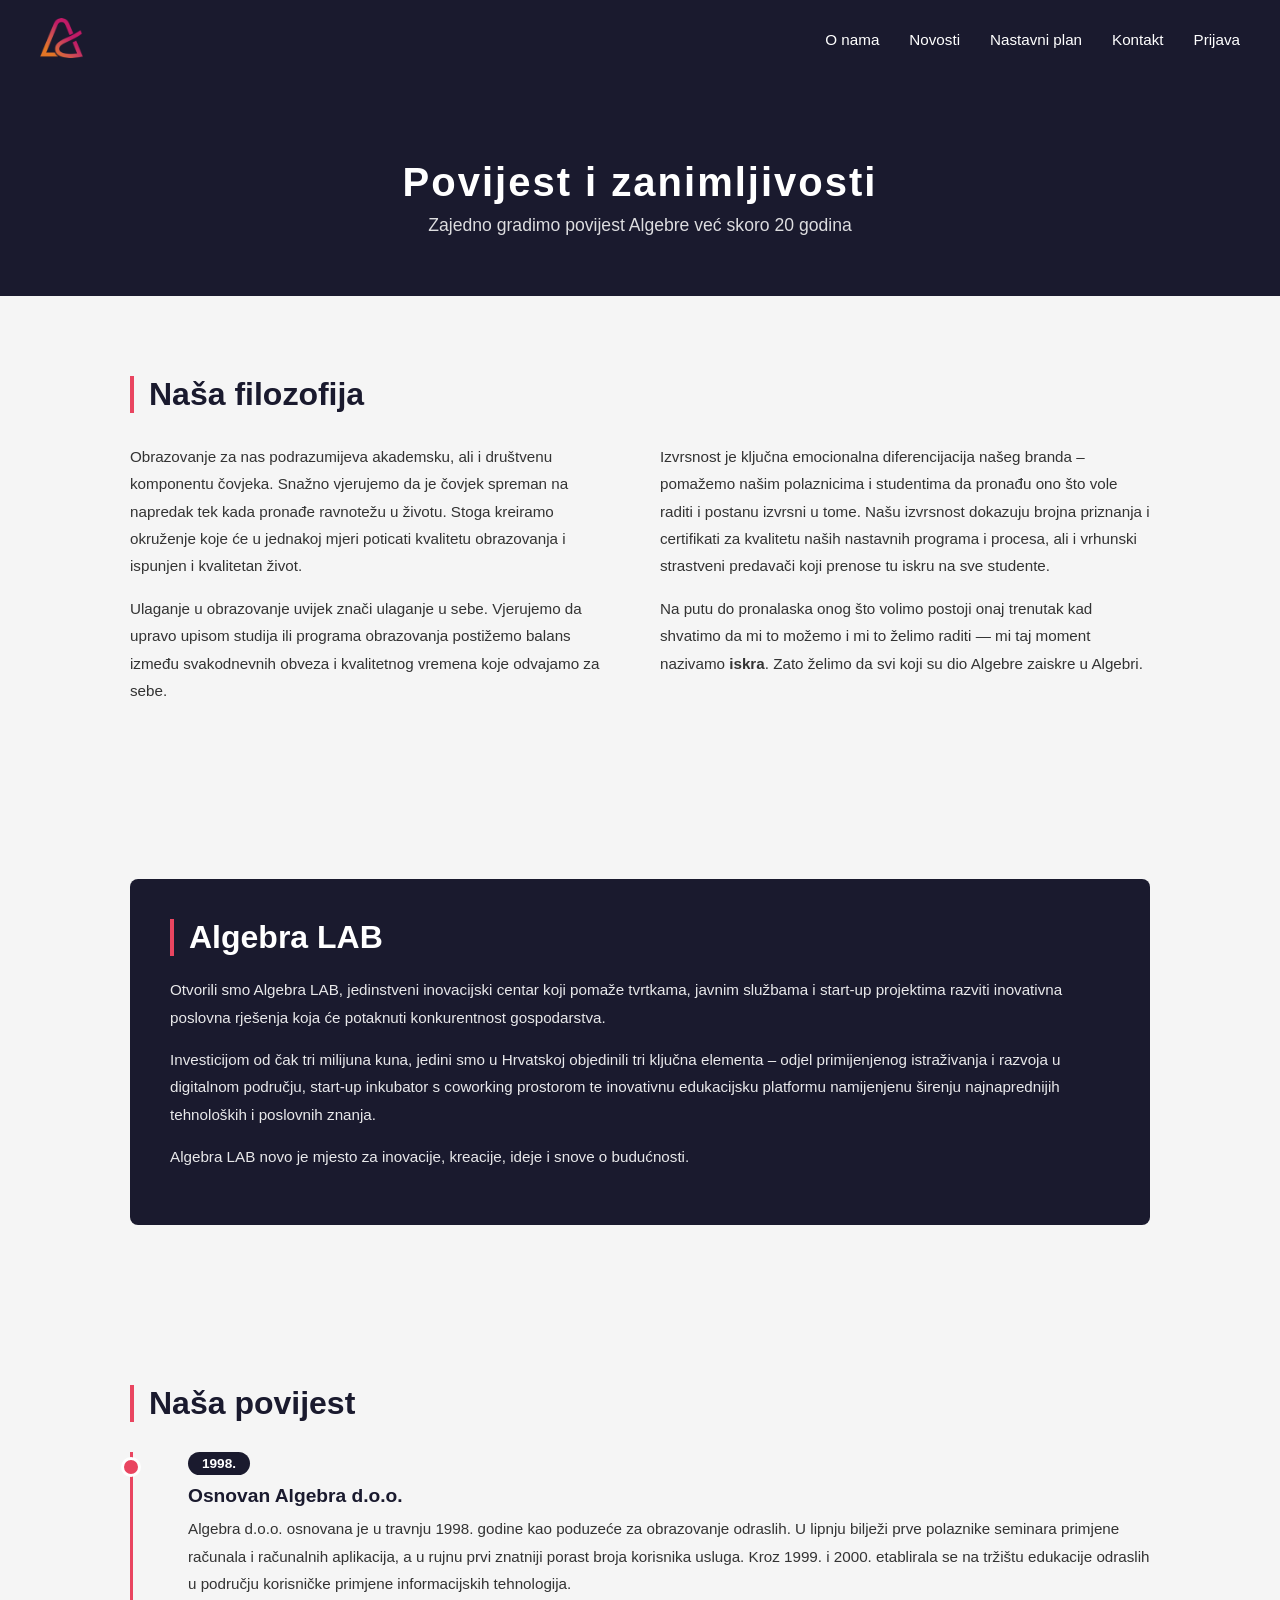
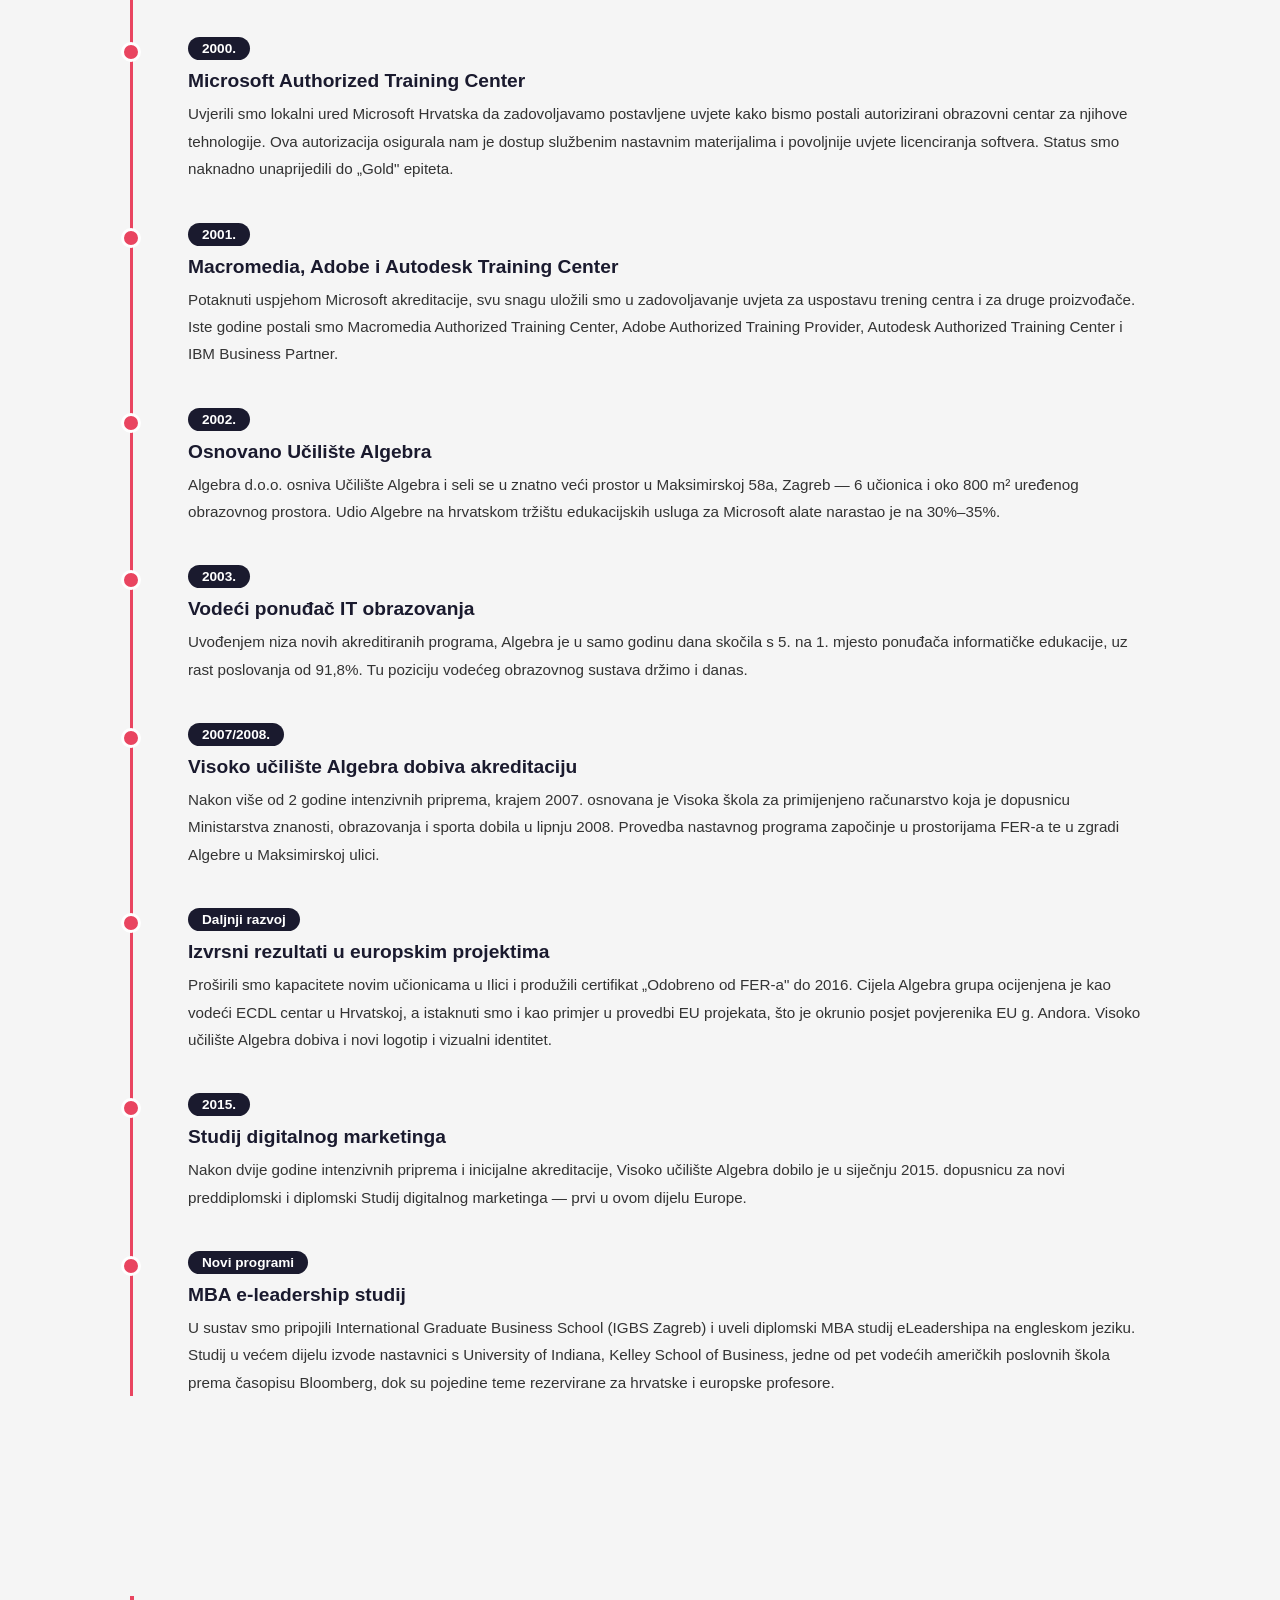
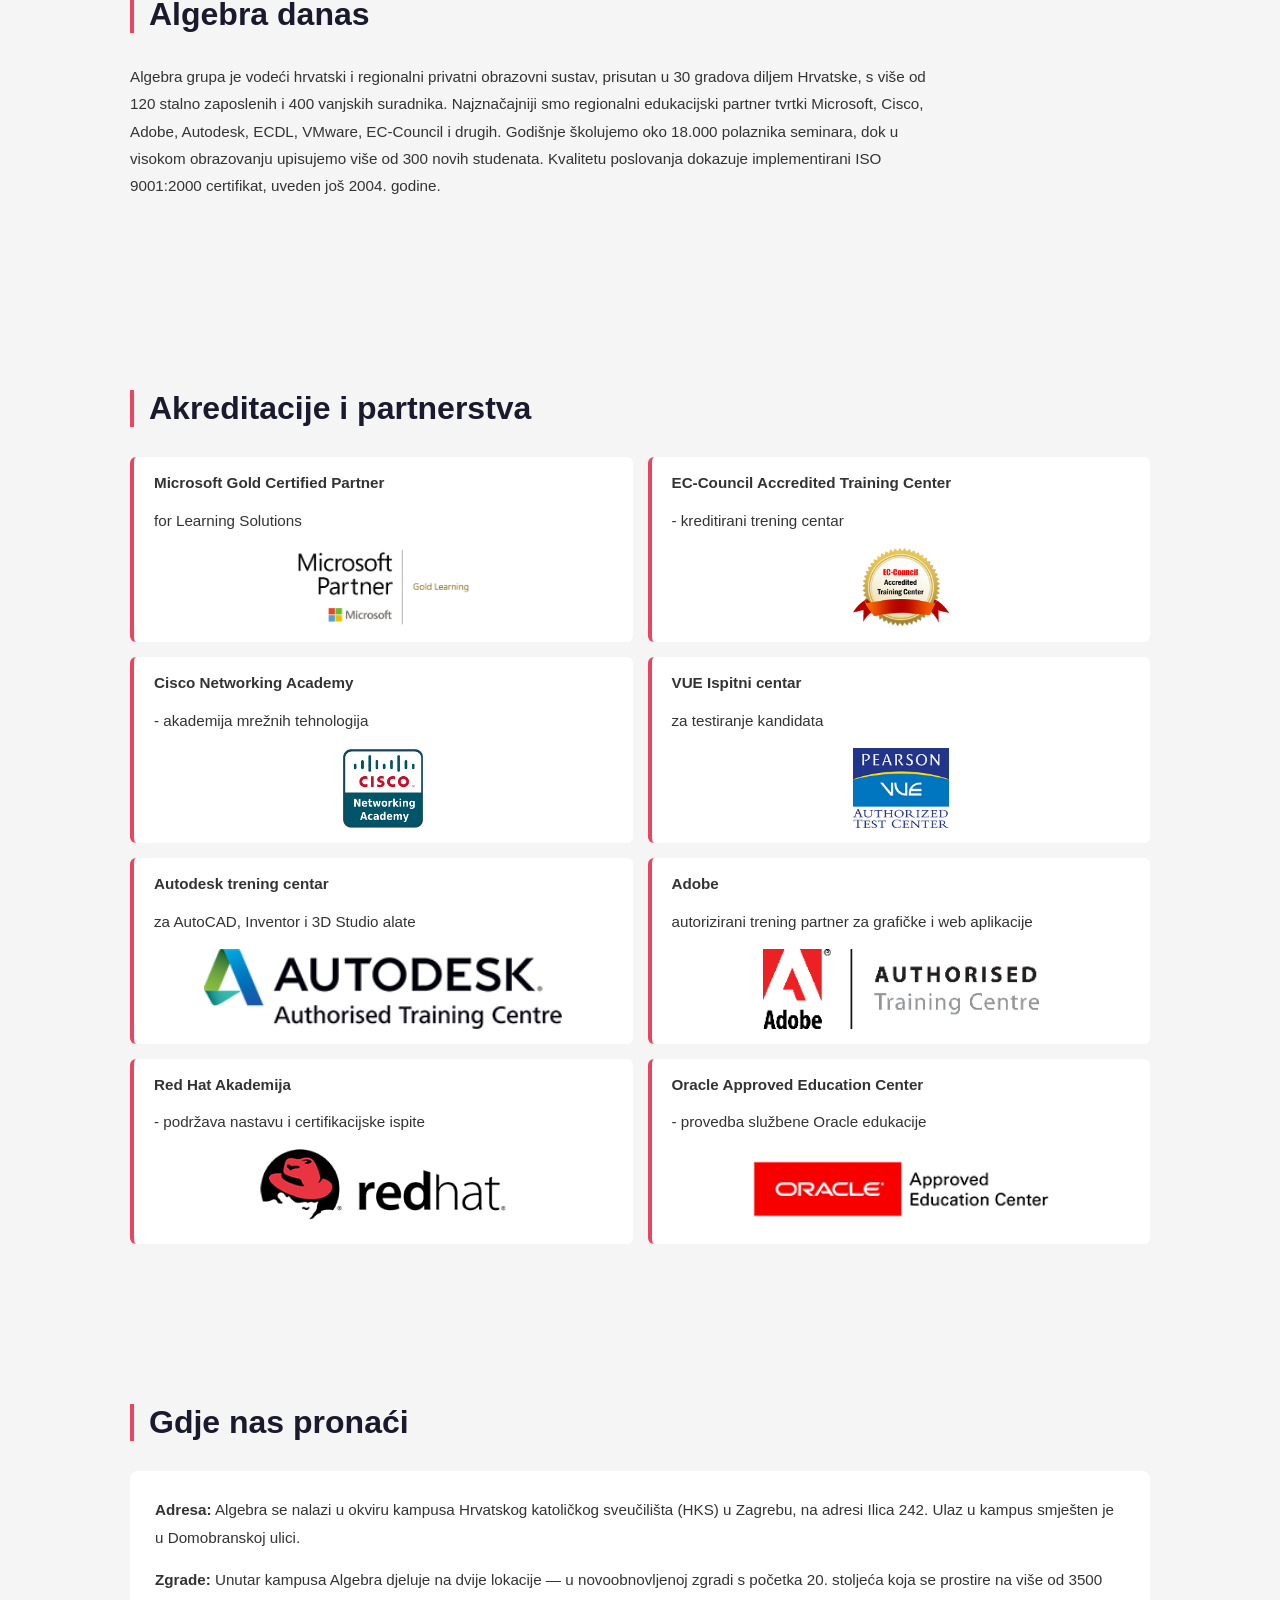
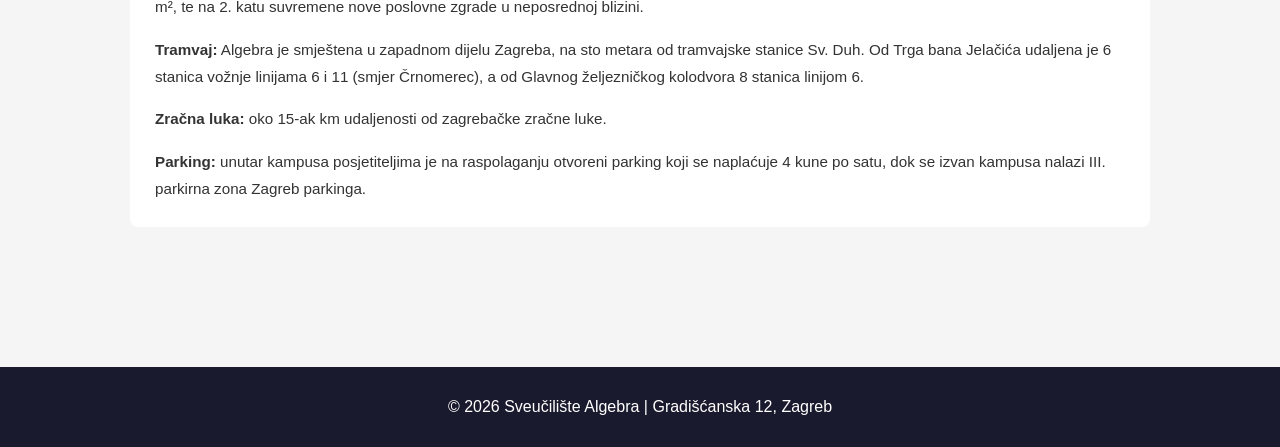
<file: zanimljivosti.html>
<!DOCTYPE html>
<html lang="hr">
<head>
  <meta charset="UTF-8">
  <meta name="viewport" content="width=device-width, initial-scale=1.0">
  <title>Zanimljivosti - Sveučilište Algebra</title>

  <link rel="stylesheet" href="css/reset.css">
  <link rel="stylesheet" href="css/navbar.css">
  <link rel="stylesheet" href="css/zanimljivosti.css">

  <link rel="stylesheet" href="https://unpkg.com/aos@2.3.1/dist/aos.css">
</head>
<body>

<nav id="navbar">
<a href="index.html"><img src="media/Algebra-logo.png" alt="Algebra logo" class="nav-logo" draggable="false"></a>
<ul class="nav-links">
    <li><a href="index.html#onama">O nama</a></li>
    <li><a href="index.html#novosti">Novosti</a></li>
    <li><a href="index.html#nastavni-plan">Nastavni plan</a></li>
    <li><a href="index.html#kontakt">Kontakt</a></li>
    <li><a href="#" id="btn-prijava">Prijava</a></li>
</ul>
<div class="hamburger" id="hamburger">
    <span></span>
    <span></span>
    <span></span>
</div>
</nav>

<header class="page-banner">
    <h1>Povijest i zanimljivosti</h1>
    <p>Zajedno gradimo povijest Algebre već skoro 20 godina</p>
  </header>

  <main>

    <!-- FILOZOFIJA -->
    <section class="filozofija-sekcija" data-aos="fade-up">
      <h2>Naša filozofija</h2>
      <div class="filozofija-grid">
        <div class="filozofija-blok">
          <p>Obrazovanje za nas podrazumijeva akademsku, ali i društvenu komponentu čovjeka. Snažno vjerujemo da je čovjek spreman na napredak tek kada pronađe ravnotežu u životu. Stoga kreiramo okruženje koje će u jednakoj mjeri poticati kvalitetu obrazovanja i ispunjen i kvalitetan život.</p>
          <p>Ulaganje u obrazovanje uvijek znači ulaganje u sebe. Vjerujemo da upravo upisom studija ili programa obrazovanja postižemo balans između svakodnevnih obveza i kvalitetnog vremena koje odvajamo za sebe.</p>
        </div>
        <div class="filozofija-blok">
          <p>Izvrsnost je ključna emocionalna diferencijacija našeg branda – pomažemo našim polaznicima i studentima da pronađu ono što vole raditi i postanu izvrsni u tome. Našu izvrsnost dokazuju brojna priznanja i certifikati za kvalitetu naših nastavnih programa i procesa, ali i vrhunski strastveni predavači koji prenose tu iskru na sve studente.</p>
          <p>Na putu do pronalaska onog što volimo postoji onaj trenutak kad shvatimo da mi to možemo i mi to želimo raditi — mi taj moment nazivamo <strong>iskra</strong>. Zato želimo da svi koji su dio Algebre zaiskre u Algebri.</p>
        </div>
      </div>
    </section>

    <!-- ALGEBRA LAB -->
    <section class="lab-sekcija" data-aos="fade-up">
      <div class="lab-kartica">
        <h2>Algebra LAB</h2>
        <p>Otvorili smo Algebra LAB, jedinstveni inovacijski centar koji pomaže tvrtkama, javnim službama i start-up projektima razviti inovativna poslovna rješenja koja će potaknuti konkurentnost gospodarstva.</p>
        <p>Investicijom od čak tri milijuna kuna, jedini smo u Hrvatskoj objedinili tri ključna elementa – odjel primijenjenog istraživanja i razvoja u digitalnom području, start-up inkubator s coworking prostorom te inovativnu edukacijsku platformu namijenjenu širenju najnaprednijih tehnoloških i poslovnih znanja.</p>
        <p>Algebra LAB novo je mjesto za inovacije, kreacije, ideje i snove o budućnosti.</p>
      </div>
    </section>

    <!-- TIMELINE -->
    <section class="timeline-sekcija" data-aos="fade-up">
      <h2>Naša povijest</h2>

      <div class="timeline">

        <div class="timeline-item" data-aos="fade-right">
          <div class="timeline-godina">1998.</div>
          <div class="timeline-sadrzaj">
            <h3>Osnovan Algebra d.o.o.</h3>
            <p>Algebra d.o.o. osnovana je u travnju 1998. godine kao poduzeće za obrazovanje odraslih. U lipnju bilježi prve polaznike seminara primjene računala i računalnih aplikacija, a u rujnu prvi znatniji porast broja korisnika usluga. Kroz 1999. i 2000. etablirala se na tržištu edukacije odraslih u području korisničke primjene informacijskih tehnologija.</p>
          </div>
        </div>

        <div class="timeline-item" data-aos="fade-left">
          <div class="timeline-godina">2000.</div>
          <div class="timeline-sadrzaj">
            <h3>Microsoft Authorized Training Center</h3>
            <p>Uvjerili smo lokalni ured Microsoft Hrvatska da zadovoljavamo postavljene uvjete kako bismo postali autorizirani obrazovni centar za njihove tehnologije. Ova autorizacija osigurala nam je dostup službenim nastavnim materijalima i povoljnije uvjete licenciranja softvera. Status smo naknadno unaprijedili do „Gold" epiteta.</p>
          </div>
        </div>

        <div class="timeline-item" data-aos="fade-right">
          <div class="timeline-godina">2001.</div>
          <div class="timeline-sadrzaj">
            <h3>Macromedia, Adobe i Autodesk Training Center</h3>
            <p>Potaknuti uspjehom Microsoft akreditacije, svu snagu uložili smo u zadovoljavanje uvjeta za uspostavu trening centra i za druge proizvođače. Iste godine postali smo Macromedia Authorized Training Center, Adobe Authorized Training Provider, Autodesk Authorized Training Center i IBM Business Partner.</p>
          </div>
        </div>

        <div class="timeline-item" data-aos="fade-left">
          <div class="timeline-godina">2002.</div>
          <div class="timeline-sadrzaj">
            <h3>Osnovano Učilište Algebra</h3>
            <p>Algebra d.o.o. osniva Učilište Algebra i seli se u znatno veći prostor u Maksimirskoj 58a, Zagreb — 6 učionica i oko 800 m² uređenog obrazovnog prostora. Udio Algebre na hrvatskom tržištu edukacijskih usluga za Microsoft alate narastao je na 30%–35%.</p>
          </div>
        </div>

        <div class="timeline-item" data-aos="fade-right">
          <div class="timeline-godina">2003.</div>
          <div class="timeline-sadrzaj">
            <h3>Vodeći ponuđač IT obrazovanja</h3>
            <p>Uvođenjem niza novih akreditiranih programa, Algebra je u samo godinu dana skočila s 5. na 1. mjesto ponuđača informatičke edukacije, uz rast poslovanja od 91,8%. Tu poziciju vodećeg obrazovnog sustava držimo i danas.</p>
          </div>
        </div>

        <div class="timeline-item" data-aos="fade-left">
          <div class="timeline-godina">2007/2008.</div>
          <div class="timeline-sadrzaj">
            <h3>Visoko učilište Algebra dobiva akreditaciju</h3>
            <p>Nakon više od 2 godine intenzivnih priprema, krajem 2007. osnovana je Visoka škola za primijenjeno računarstvo koja je dopusnicu Ministarstva znanosti, obrazovanja i sporta dobila u lipnju 2008. Provedba nastavnog programa započinje u prostorijama FER-a te u zgradi Algebre u Maksimirskoj ulici.</p>
          </div>
        </div>

        <div class="timeline-item" data-aos="fade-right">
          <div class="timeline-godina">Daljnji razvoj</div>
          <div class="timeline-sadrzaj">
            <h3>Izvrsni rezultati u europskim projektima</h3>
            <p>Proširili smo kapacitete novim učionicama u Ilici i produžili certifikat „Odobreno od FER-a" do 2016. Cijela Algebra grupa ocijenjena je kao vodeći ECDL centar u Hrvatskoj, a istaknuti smo i kao primjer u provedbi EU projekata, što je okrunio posjet povjerenika EU g. Andora. Visoko učilište Algebra dobiva i novi logotip i vizualni identitet.</p>
          </div>
        </div>

        <div class="timeline-item" data-aos="fade-left">
          <div class="timeline-godina">2015.</div>
          <div class="timeline-sadrzaj">
            <h3>Studij digitalnog marketinga</h3>
            <p>Nakon dvije godine intenzivnih priprema i inicijalne akreditacije, Visoko učilište Algebra dobilo je u siječnju 2015. dopusnicu za novi preddiplomski i diplomski Studij digitalnog marketinga — prvi u ovom dijelu Europe.</p>
          </div>
        </div>

        <div class="timeline-item" data-aos="fade-right">
          <div class="timeline-godina">Novi programi</div>
          <div class="timeline-sadrzaj">
            <h3>MBA e-leadership studij</h3>
            <p>U sustav smo pripojili International Graduate Business School (IGBS Zagreb) i uveli diplomski MBA studij eLeadershipa na engleskom jeziku. Studij u većem dijelu izvode nastavnici s University of Indiana, Kelley School of Business, jedne od pet vodećih američkih poslovnih škola prema časopisu Bloomberg, dok su pojedine teme rezervirane za hrvatske i europske profesore.</p>
          </div>
        </div>

      </div>
    </section>

    <!-- STATS -->
    <!-- STATS -->
<section class="stats-sekcija" data-aos="fade-up">
  <h2>Algebra danas</h2>
  <p class="stats-uvod">Algebra grupa je vodeći hrvatski i regionalni privatni obrazovni sustav, prisutan u 30 gradova diljem Hrvatske, s više od 120 stalno zaposlenih i 400 vanjskih suradnika. Najznačajniji smo regionalni edukacijski partner tvrtki Microsoft, Cisco, Adobe, Autodesk, ECDL, VMware, EC-Council i drugih. Godišnje školujemo oko 18.000 polaznika seminara, dok u visokom obrazovanju upisujemo više od 300 novih studenata. Kvalitetu poslovanja dokazuje implementirani ISO 9001:2000 certifikat, uveden još 2004. godine.</p>
</section>

    <!-- PARTNERI -->
    <section class="partneri-sekcija" data-aos="fade-up">
      <h2>Akreditacije i partnerstva</h2>
      <ul class="partneri-lista">
  <li>
    <strong>Microsoft Gold Certified Partner</strong> for Learning Solutions
    <img src="media\ms_novo.png" alt="Microsoft Gold Partner">
  </li>
  <li>
    <strong>EC-Council Accredited Training Center</strong> - kreditirani trening centar
    <img src="media\EC-Council.png" alt="EC-Council">
  </li>
  <li>
    <strong>Cisco Networking Academy</strong> - akademija mrežnih tehnologija
    <img src="media\1024px-Cisco_academy.png" alt="Cisco Networking Academy">
  </li>
  <li>
    <strong>VUE Ispitni centar</strong> za testiranje kandidata
    <img src="media\VUElogo.jpg" alt="VUE Ispitni centar">
  </li>
  <li>
    <strong>Autodesk trening centar</strong> za AutoCAD, Inventor i 3D Studio alate
    <img src="media\autodesk.png" alt="Autodesk">
  </li>
  <li>
    <strong>Adobe</strong> autorizirani trening partner za grafičke i web aplikacije
    <img src="media\auth_training_cntr.gif" alt="Adobe">
  </li>
  <li>
    <strong>Red Hat Akademija</strong> - podržava nastavu i certifikacijske ispite
    <img src="media\redhatLogo.png" alt="Red Hat Akademija">
  </li>
  <li>
    <strong>Oracle Approved Education Center</strong> - provedba službene Oracle edukacije
    <img src="media\oracleLogo.png" alt="Oracle">
  </li>
</ul>
    </section>

    <!-- LOKACIJA -->
    <section class="lokacija-sekcija" data-aos="fade-up">
      <h2>Gdje nas pronaći</h2>
      <div class="lokacija-info">
        <p><strong>Adresa:</strong> Algebra se nalazi u okviru kampusa Hrvatskog katoličkog sveučilišta (HKS) u Zagrebu, na adresi Ilica 242. Ulaz u kampus smješten je u Domobranskoj ulici.</p>
        <p><strong>Zgrade:</strong> Unutar kampusa Algebra djeluje na dvije lokacije — u novoobnovljenoj zgradi s početka 20. stoljeća koja se prostire na više od 3500 m², te na 2. katu suvremene nove poslovne zgrade u neposrednoj blizini.</p>
        <p><strong>Tramvaj:</strong> Algebra je smještena u zapadnom dijelu Zagreba, na sto metara od tramvajske stanice Sv. Duh. Od Trga bana Jelačića udaljena je 6 stanica vožnje linijama 6 i 11 (smjer Črnomerec), a od Glavnog željezničkog kolodvora 8 stanica linijom 6.</p>
        <p><strong>Zračna luka:</strong> oko 15-ak km udaljenosti od zagrebačke zračne luke.</p>
        <p><strong>Parking:</strong> unutar kampusa posjetiteljima je na raspolaganju otvoreni parking koji se naplaćuje 4 kune po satu, dok se izvan kampusa nalazi III. parkirna zona Zagreb parkinga.</p>
      </div>
    </section>

  </main>

  <footer>
    <p>&copy; 2026 Sveučilište Algebra | Gradišćanska 12, Zagreb</p>
  </footer>

  <script src="https://unpkg.com/aos@2.3.1/dist/aos.js"></script>
  <script src="js/ui.js"></script>

</body>
</html>
</file>
<file: css/navbar.css>
#navbar {
  position: fixed;
  top: 0;
  width: 100%;
  background: var(--primary);
  display: flex;
  justify-content: space-between;
  align-items: center;
  padding: 20px 40px;
  z-index: 1000;
  height: 80px;
  padding: 0 40px;
}

.nav-logo {
  height: 40px;
  width: auto;
}

.nav-links {
  list-style: none;
  display: flex;
  gap: 30px;
}

.nav-links a {
  color: var(--white);
  text-decoration: none;
  font-size: 0.95rem;
  transition: color 0.3s;
}

.nav-links a:hover {
  color: var(--accent);
}

.hamburger {
  display: none;
  flex-direction: column;
  gap: 5px;
  cursor: pointer;
}

.hamburger span {
  width: 25px;
  height: 3px;
  background: var(--white);
  border-radius: 3px;
  transition: all 0.3s;
}

@media (max-width: 768px) {
  .nav-links {
    display: none;
    flex-direction: column;
    position: absolute;
    top: 70px;
    left: 0;
    width: 100%;
    background: var(--primary);
    padding: 20px 40px;
    gap: 15px;
  }

  .nav-links.otvoreno {
    display: flex;
  }

  .hamburger {
    display: flex;
  }
}
</file>
<file: css/zanimljivosti.css>
/* OPĆI RASPORED SEKCIJA - identično kao u sections.css */
section {
  padding: 80px 40px;
  max-width: 1100px;
  margin: 0 auto;
}

section h2 {
  font-size: 2rem;
  margin-bottom: 30px;
  color: var(--primary);
  border-left: 4px solid var(--accent);
  padding-left: 15px;
}

.page-banner {
  background: var(--primary);
  color: var(--white);
  text-align: center;
  padding: 160px 20px 60px;
}

.page-banner h1 {
  font-size: 2.5rem;
  letter-spacing: 2px;
  margin-bottom: 10px;
}

.page-banner p {
  opacity: 0.85;
  font-size: 1.1rem;
}

/* FILOZOFIJA */
.filozofija-grid {
  display: grid;
  grid-template-columns: 1fr 1fr;
  gap: 40px;
}

.filozofija-blok p {
  line-height: 1.8;
  font-size: 0.95rem;
  margin-bottom: 15px;
}

/* ALGEBRA LAB */
.lab-kartica {
  background: var(--primary);
  color: var(--white);
  padding: 40px;
  border-radius: 8px;
}

.lab-kartica h2 {
  color: var(--white);
  border-left: 4px solid var(--accent);
  padding-left: 15px;
  margin-bottom: 20px;
}

.lab-kartica p {
  line-height: 1.8;
  font-size: 0.95rem;
  margin-bottom: 15px;
  opacity: 0.9;
}

/* TIMELINE */
.timeline {
  position: relative;
  padding-left: 30px;
  border-left: 3px solid var(--accent);
}

.timeline-item {
  position: relative;
  margin-bottom: 40px;
  padding-left: 25px;
}

.timeline-item::before {
  content: '';
  position: absolute;
  left: -42px;
  top: 5px;
  width: 14px;
  height: 14px;
  background: var(--accent);
  border-radius: 50%;
  border: 3px solid var(--white);
}

.timeline-godina {
  display: inline-block;
  background: var(--primary);
  color: var(--white);
  padding: 4px 14px;
  border-radius: 20px;
  font-size: 0.85rem;
  font-weight: 700;
  margin-bottom: 10px;
}

.timeline-sadrzaj h3 {
  font-size: 1.2rem;
  margin-bottom: 8px;
  color: var(--primary);
}

.timeline-sadrzaj p {
  line-height: 1.8;
  font-size: 0.95rem;
}

/* STATS - identično kao .info-kartica iz sections.css */
.stats-uvod {
  margin-bottom: 30px;
  line-height: 1.8;
  font-size: 0.95rem;
  max-width: 800px;
}

/* PARTNERI */
.partneri-lista {
  list-style: none;
  display: grid;
  grid-template-columns: 1fr 1fr;
  gap: 15px;
}

.partneri-lista li {
  background: var(--white);
  padding: 15px 20px;
  border-radius: 6px;
  border-left: 4px solid var(--accent);
  font-size: 0.95rem;
  line-height: 1.5;
  display: flex;
  flex-direction: column;
  gap: 15px;
}

.partneri-lista li img {
  max-width: 100%;
  height: 80px;
  object-fit: contain;
  align-self: center;
}

/* LOKACIJA */
.lokacija-info {
  background: var(--white);
  padding: 25px;
  border-radius: 8px;
  display: flex;
  flex-direction: column;
  gap: 15px;
}

.lokacija-info p {
  line-height: 1.8;
  font-size: 0.95rem;
}

/* FOOTER - identično kao u sections.css */
footer {
  background: var(--primary);
  color: var(--white);
  text-align: center;
  padding: 20px 40px;
  margin-top: 60px;
  min-height: 80px;
  display: flex;
  align-items: center;
  justify-content: center;
}

/* RESPONZIVNOST */
@media (max-width: 768px) {
  section {
    padding: 60px 20px;
  }

  .page-banner {
    padding: 130px 20px 50px;
  }

  .page-banner h1 {
    font-size: 1.8rem;
  }

  .filozofija-grid {
    grid-template-columns: 1fr;
  }

  .stats-grid {
    grid-template-columns: 1fr 1fr;
  }

  .partneri-lista {
    grid-template-columns: 1fr;
  }
}
</file>
